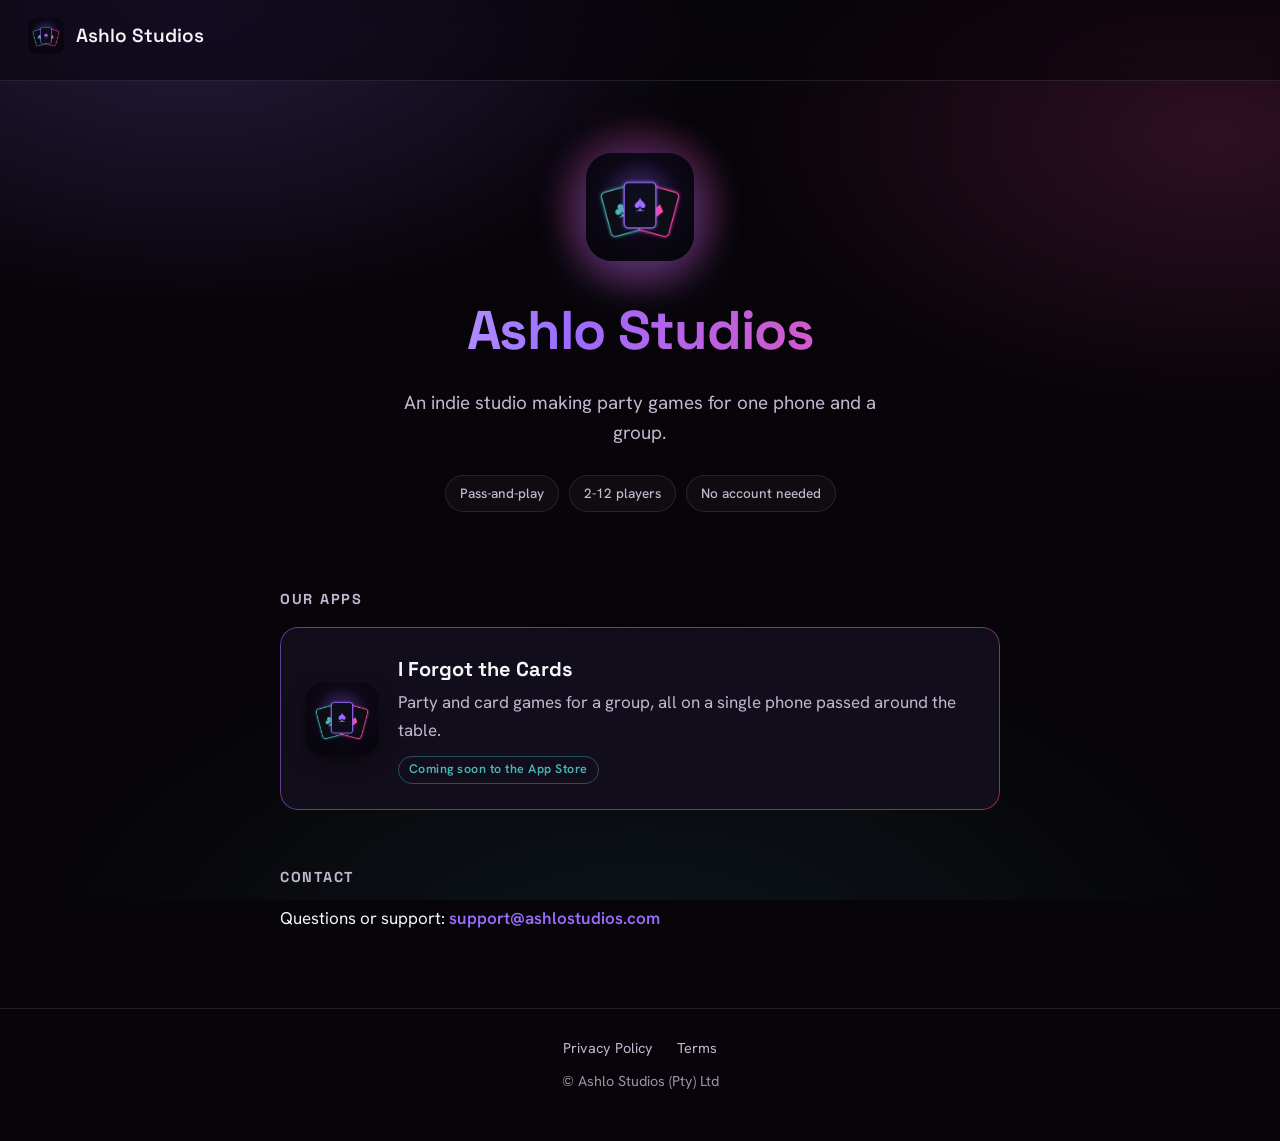
<file: index.html>
<!doctype html>
<html lang="en">
<head>
  <meta charset="utf-8">
  <meta name="viewport" content="width=device-width, initial-scale=1">
  <title>Ashlo Studios</title>
  <meta name="description" content="An indie studio making party games for one phone and a group.">
  <meta name="theme-color" content="#070509">
  <meta property="og:type" content="website">
  <meta property="og:title" content="Ashlo Studios">
  <meta property="og:description" content="An indie studio making party games for one phone and a group.">
  <meta property="og:url" content="https://ashlostudios.com/">
  <meta property="og:image" content="https://ashlostudios.com/icon.png">
  <meta name="twitter:card" content="summary">
  <link rel="icon" href="/icon.png">
  <link rel="preconnect" href="https://fonts.googleapis.com">
  <link rel="preconnect" href="https://fonts.gstatic.com" crossorigin>
  <link href="https://fonts.googleapis.com/css2?family=Space+Grotesk:wght@500;600;700&family=Hanken+Grotesk:wght@400;500;600&display=swap" rel="stylesheet">
  <link rel="stylesheet" href="/styles.css?v=2">
</head>
<body>
  <header class="site-header">
    <div class="wrap">
      <a class="brand" href="/">
        <img src="/icon.png" alt="Ashlo Studios logo">
        Ashlo Studios
      </a>
    </div>
  </header>

  <main class="wrap">
    <div class="hero">
      <span class="logo-wrap"><img class="logo" src="/icon.png" alt="Ashlo Studios"></span>
      <h1>Ashlo Studios</h1>
      <p class="blurb">An indie studio making party games for one phone and a group.</p>
      <div class="chips">
        <span class="chip">Pass-and-play</span>
        <span class="chip">2-12 players</span>
        <span class="chip">No account needed</span>
      </div>
    </div>

    <section>
      <h2>Our apps</h2>
      <div class="app-card">
        <img src="/icon.png" alt="I Forgot the Cards icon">
        <div>
          <h3>I Forgot the Cards</h3>
          <p>Party and card games for a group, all on a single phone passed around the table.</p>
          <span class="badge">Coming soon to the App Store</span>
        </div>
      </div>
    </section>

    <section class="contact">
      <h2>Contact</h2>
      <p>Questions or support: <a href="mailto:support@ashlostudios.com">support@ashlostudios.com</a></p>
    </section>
  </main>

  <footer class="site-footer">
    <div class="wrap">
      <nav>
        <a href="/privacy">Privacy Policy</a>
        <a href="/terms">Terms</a>
      </nav>
      <div class="copy">&copy; Ashlo Studios (Pty) Ltd</div>
    </div>
  </footer>
</body>
</html>
</file>
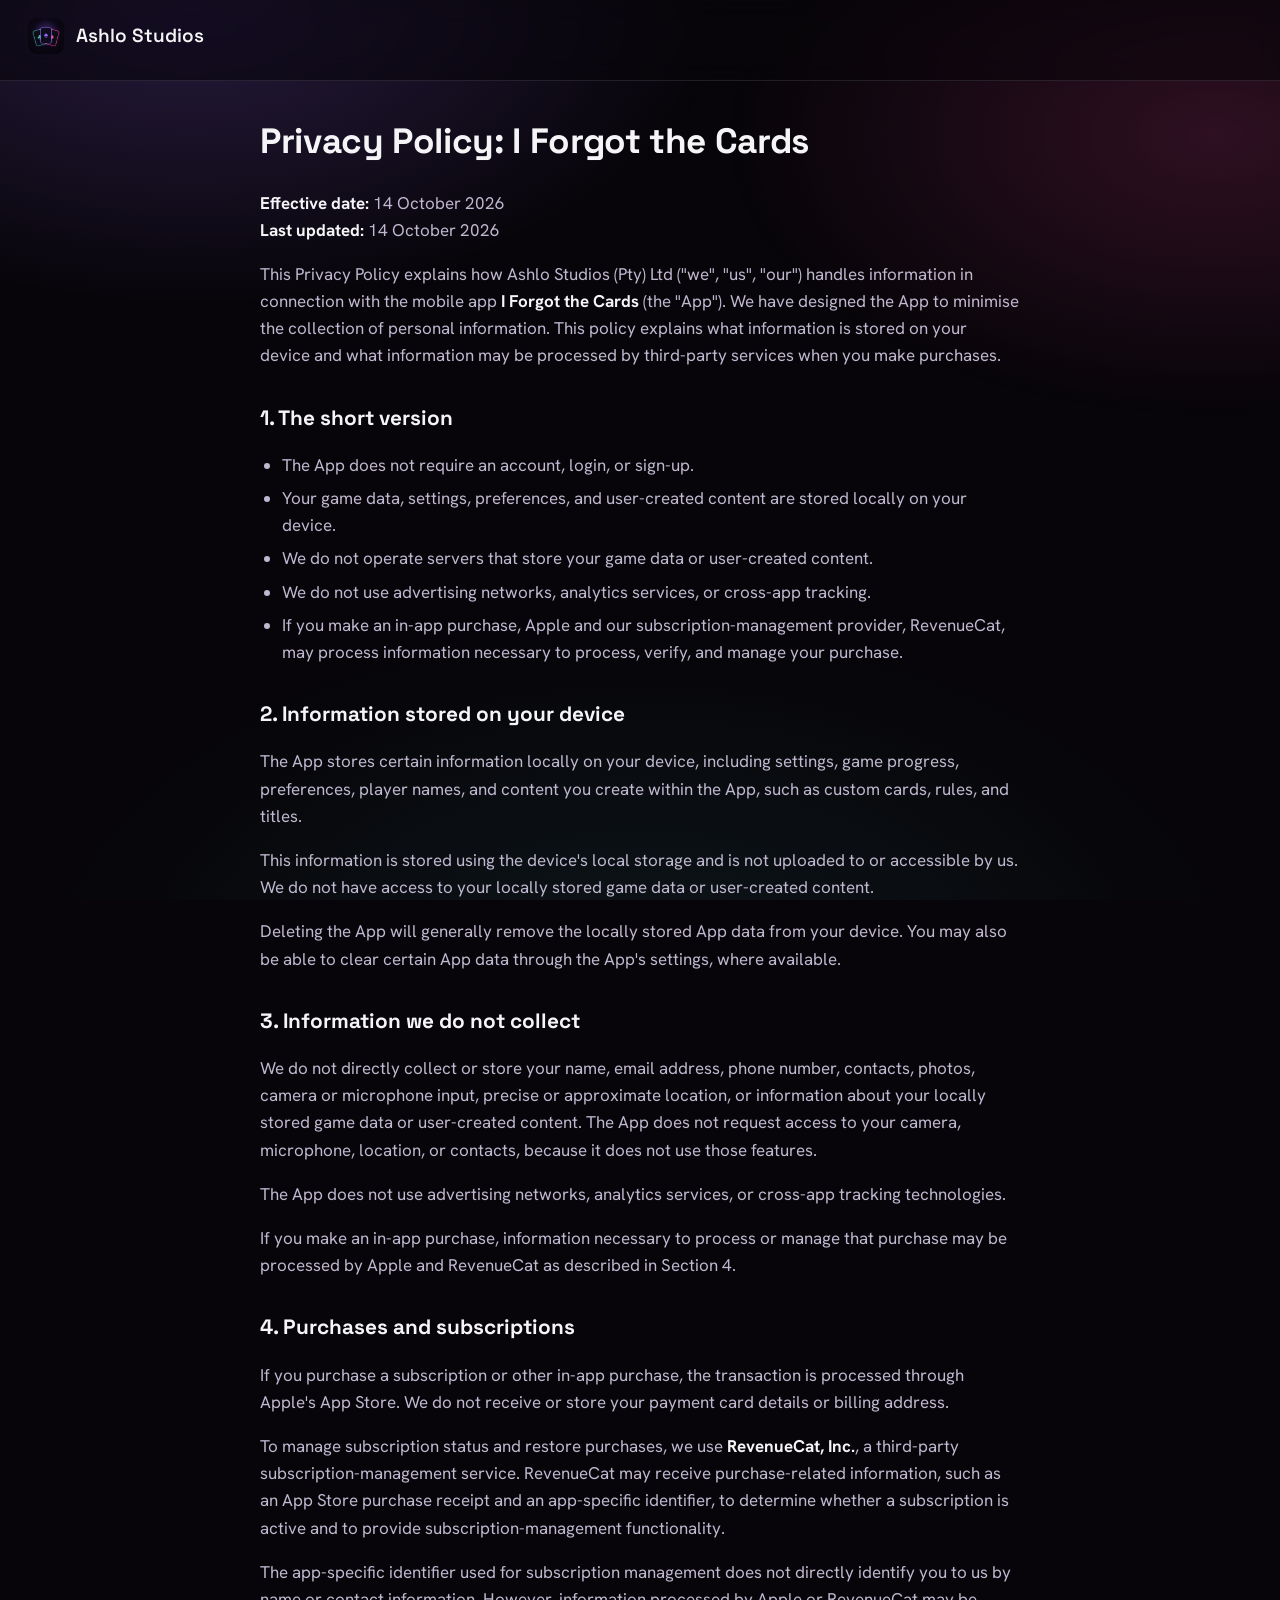
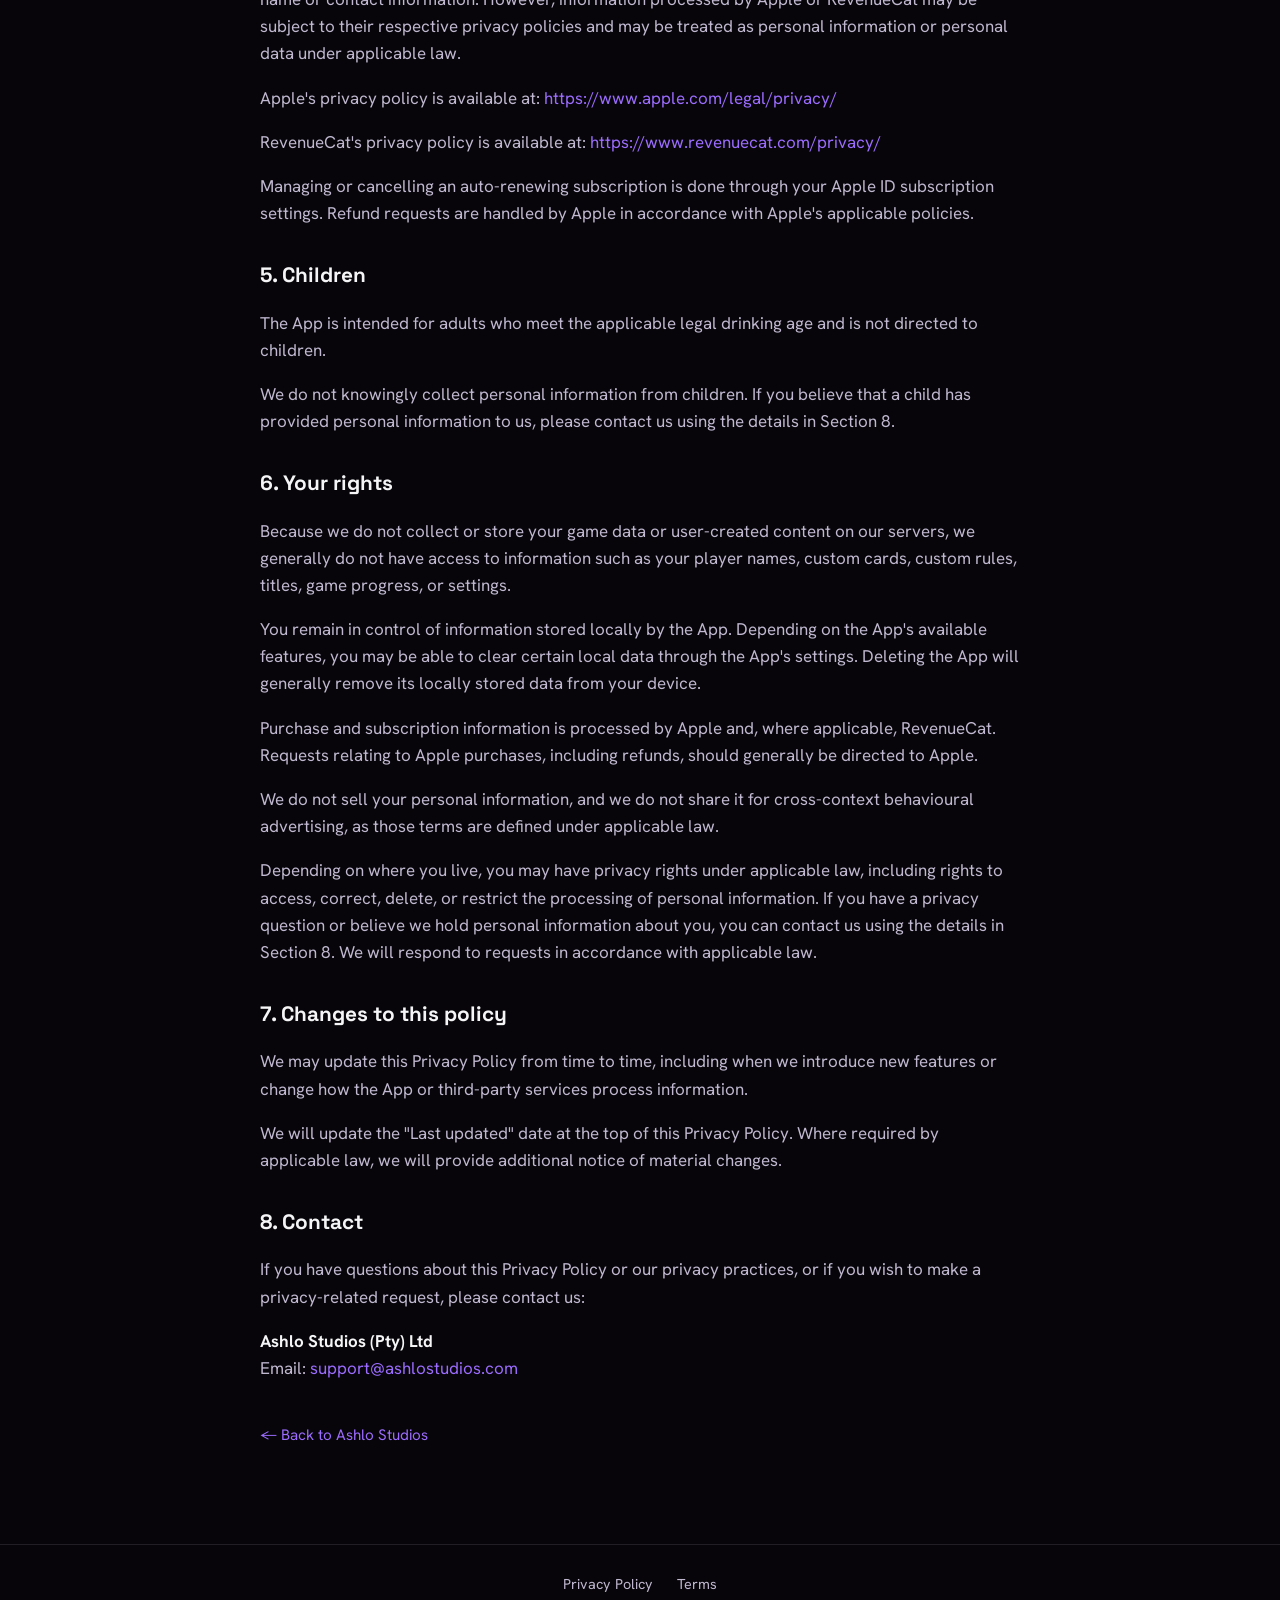
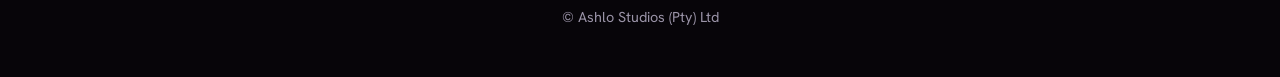
<file: privacy/index.html>
<!doctype html>
<html lang="en">
<head>
  <meta charset="utf-8">
  <meta name="viewport" content="width=device-width, initial-scale=1">
  <title>Privacy Policy | Ashlo Studios</title>
  <meta name="theme-color" content="#070509">
  <link rel="icon" href="/icon.png">
  <link rel="preconnect" href="https://fonts.googleapis.com">
  <link rel="preconnect" href="https://fonts.gstatic.com" crossorigin>
  <link href="https://fonts.googleapis.com/css2?family=Space+Grotesk:wght@500;600;700&family=Hanken+Grotesk:wght@400;500;600&display=swap" rel="stylesheet">
  <link rel="stylesheet" href="/styles.css?v=2">
</head>
<body>
  <header class="site-header">
    <div class="wrap">
      <a class="brand" href="/">
        <img src="/icon.png" alt="Ashlo Studios logo">
        Ashlo Studios
      </a>
    </div>
  </header>
  <main class="wrap legal">
    <h1>Privacy Policy: I Forgot the Cards</h1>
<p><strong>Effective date:</strong> 14 October 2026<br><strong>Last updated:</strong> 14 October 2026</p>
<p>This Privacy Policy explains how Ashlo Studios (Pty) Ltd (&quot;we&quot;, &quot;us&quot;, &quot;our&quot;) handles information in connection with the mobile app <strong>I Forgot the Cards</strong> (the &quot;App&quot;). We have designed the App to minimise the collection of personal information. This policy explains what information is stored on your device and what information may be processed by third-party services when you make purchases.</p>
<h2>1. The short version</h2>
<ul><li>The App does not require an account, login, or sign-up.</li><li>Your game data, settings, preferences, and user-created content are stored locally on your device.</li><li>We do not operate servers that store your game data or user-created content.</li><li>We do not use advertising networks, analytics services, or cross-app tracking.</li><li>If you make an in-app purchase, Apple and our subscription-management provider, RevenueCat, may process information necessary to process, verify, and manage your purchase.</li></ul>
<h2>2. Information stored on your device</h2>
<p>The App stores certain information locally on your device, including settings, game progress, preferences, player names, and content you create within the App, such as custom cards, rules, and titles.</p>
<p>This information is stored using the device&#x27;s local storage and is not uploaded to or accessible by us. We do not have access to your locally stored game data or user-created content.</p>
<p>Deleting the App will generally remove the locally stored App data from your device. You may also be able to clear certain App data through the App&#x27;s settings, where available.</p>
<h2>3. Information we do not collect</h2>
<p>We do not directly collect or store your name, email address, phone number, contacts, photos, camera or microphone input, precise or approximate location, or information about your locally stored game data or user-created content. The App does not request access to your camera, microphone, location, or contacts, because it does not use those features.</p>
<p>The App does not use advertising networks, analytics services, or cross-app tracking technologies.</p>
<p>If you make an in-app purchase, information necessary to process or manage that purchase may be processed by Apple and RevenueCat as described in Section 4.</p>
<h2>4. Purchases and subscriptions</h2>
<p>If you purchase a subscription or other in-app purchase, the transaction is processed through Apple&#x27;s App Store. We do not receive or store your payment card details or billing address.</p>
<p>To manage subscription status and restore purchases, we use <strong>RevenueCat, Inc.</strong>, a third-party subscription-management service. RevenueCat may receive purchase-related information, such as an App Store purchase receipt and an app-specific identifier, to determine whether a subscription is active and to provide subscription-management functionality.</p>
<p>The app-specific identifier used for subscription management does not directly identify you to us by name or contact information. However, information processed by Apple or RevenueCat may be subject to their respective privacy policies and may be treated as personal information or personal data under applicable law.</p>
<p>Apple&#x27;s privacy policy is available at: <a href="https://www.apple.com/legal/privacy/">https://www.apple.com/legal/privacy/</a></p>
<p>RevenueCat&#x27;s privacy policy is available at: <a href="https://www.revenuecat.com/privacy/">https://www.revenuecat.com/privacy/</a></p>
<p>Managing or cancelling an auto-renewing subscription is done through your Apple ID subscription settings. Refund requests are handled by Apple in accordance with Apple&#x27;s applicable policies.</p>
<h2>5. Children</h2>
<p>The App is intended for adults who meet the applicable legal drinking age and is not directed to children.</p>
<p>We do not knowingly collect personal information from children. If you believe that a child has provided personal information to us, please contact us using the details in Section 8.</p>
<h2>6. Your rights</h2>
<p>Because we do not collect or store your game data or user-created content on our servers, we generally do not have access to information such as your player names, custom cards, custom rules, titles, game progress, or settings.</p>
<p>You remain in control of information stored locally by the App. Depending on the App&#x27;s available features, you may be able to clear certain local data through the App&#x27;s settings. Deleting the App will generally remove its locally stored data from your device.</p>
<p>Purchase and subscription information is processed by Apple and, where applicable, RevenueCat. Requests relating to Apple purchases, including refunds, should generally be directed to Apple.</p>
<p>We do not sell your personal information, and we do not share it for cross-context behavioural advertising, as those terms are defined under applicable law.</p>
<p>Depending on where you live, you may have privacy rights under applicable law, including rights to access, correct, delete, or restrict the processing of personal information. If you have a privacy question or believe we hold personal information about you, you can contact us using the details in Section 8. We will respond to requests in accordance with applicable law.</p>
<h2>7. Changes to this policy</h2>
<p>We may update this Privacy Policy from time to time, including when we introduce new features or change how the App or third-party services process information.</p>
<p>We will update the &quot;Last updated&quot; date at the top of this Privacy Policy. Where required by applicable law, we will provide additional notice of material changes.</p>
<h2>8. Contact</h2>
<p>If you have questions about this Privacy Policy or our privacy practices, or if you wish to make a privacy-related request, please contact us:</p>
<p><strong>Ashlo Studios (Pty) Ltd</strong><br>Email: <a href="mailto:support@ashlostudios.com">support@ashlostudios.com</a></p>
    <a class="back-link" href="/">&larr; Back to Ashlo Studios</a>
  </main>
  <footer class="site-footer">
    <div class="wrap">
      <nav>
        <a href="/privacy">Privacy Policy</a>
        <a href="/terms">Terms</a>
      </nav>
      <div class="copy">&copy; Ashlo Studios (Pty) Ltd</div>
    </div>
  </footer>
</body>
</html>
</file>
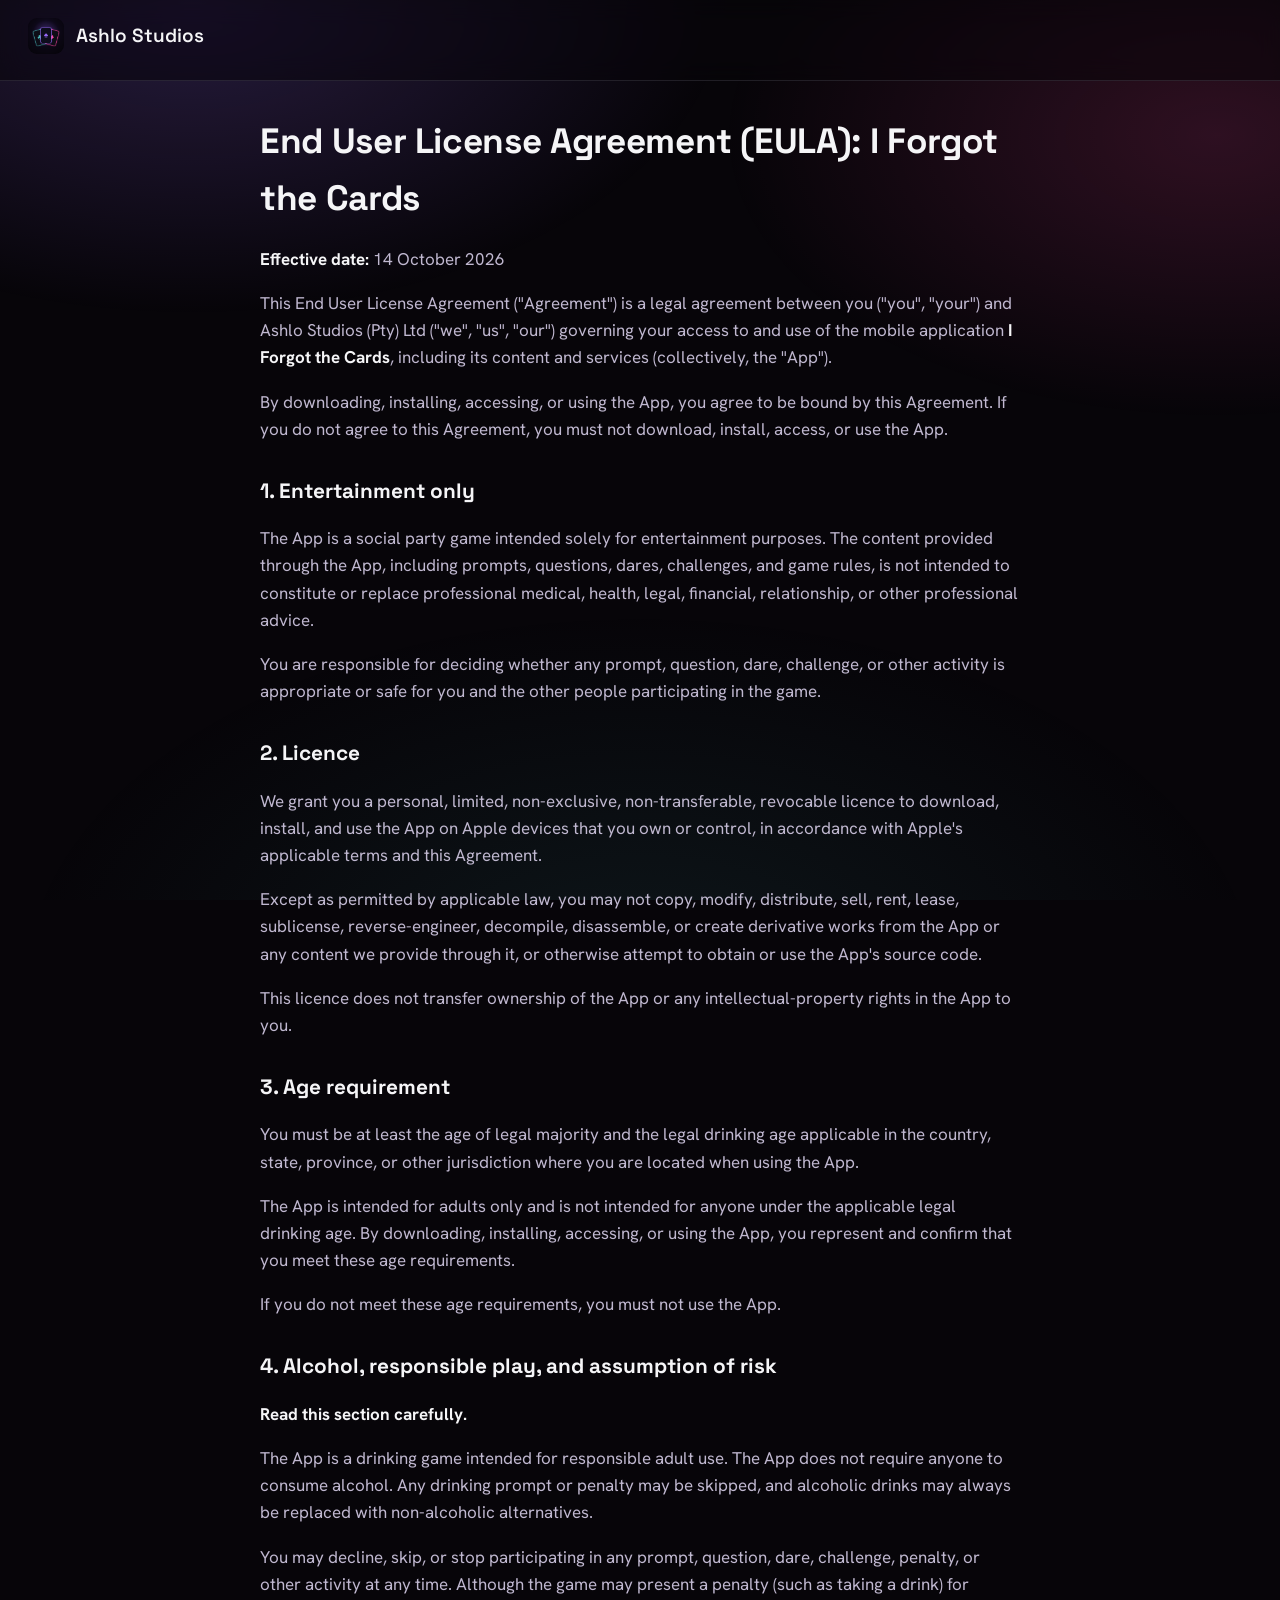
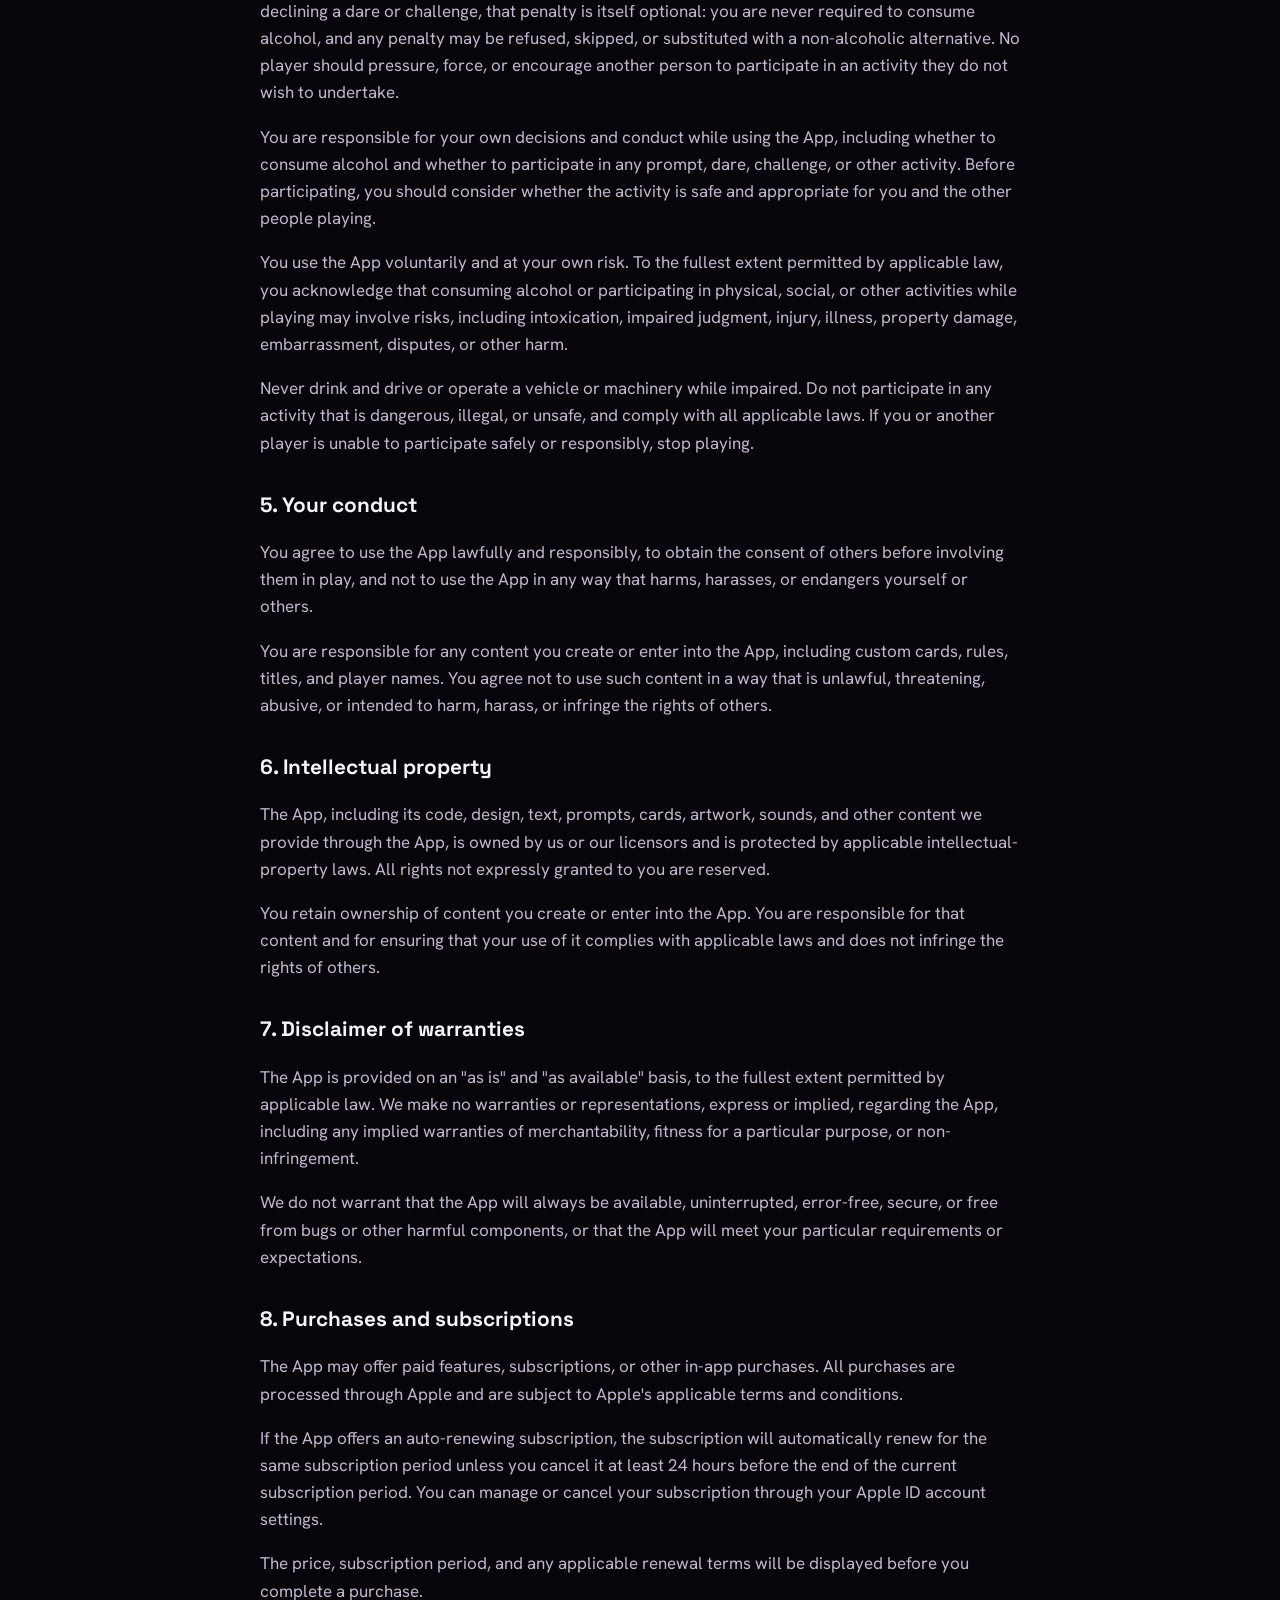
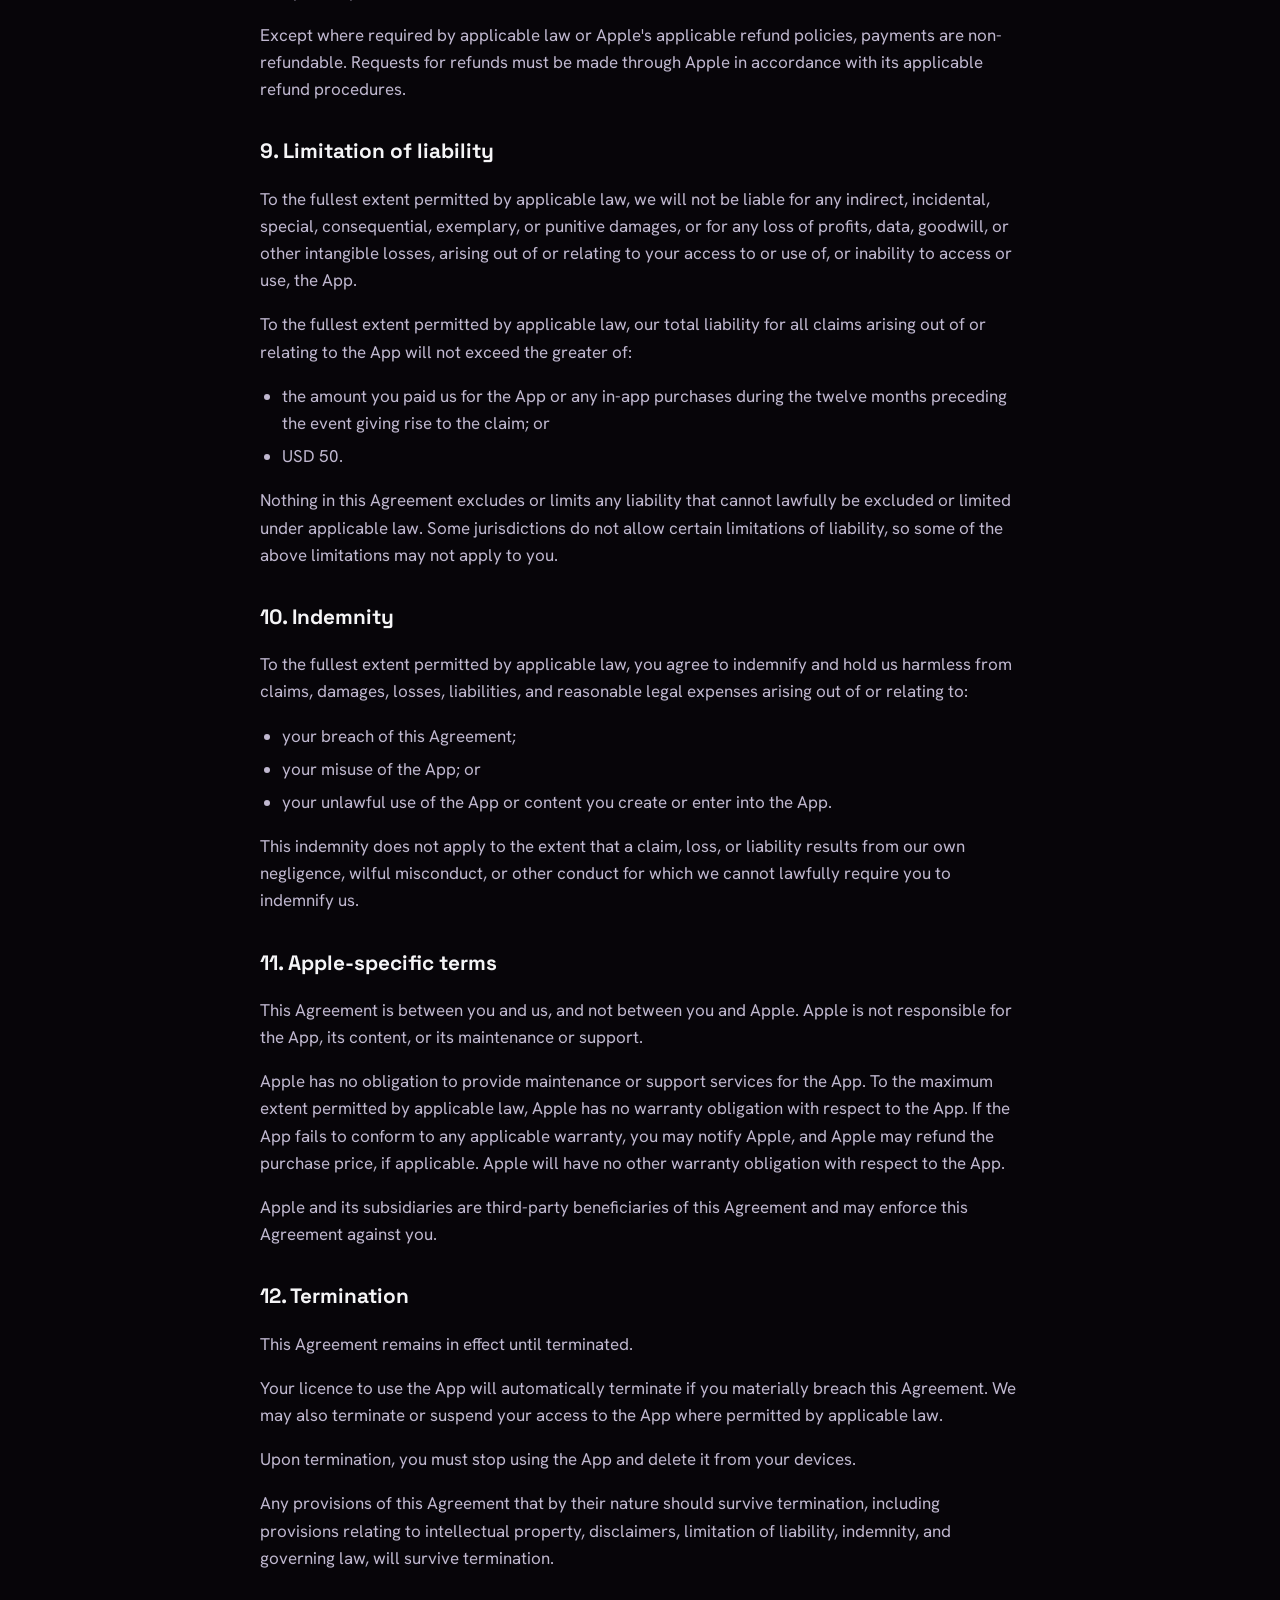
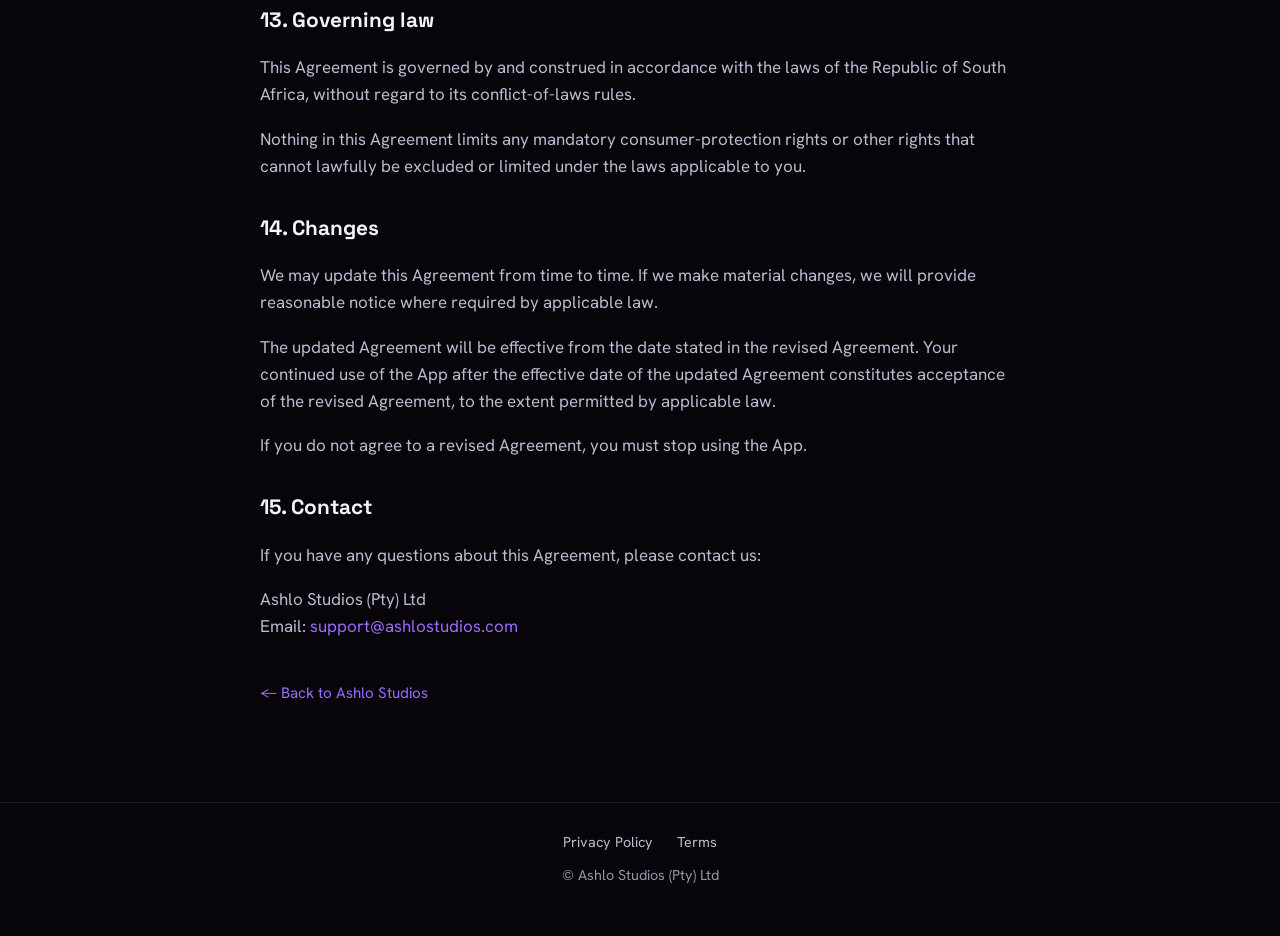
<file: terms/index.html>
<!doctype html>
<html lang="en">
<head>
  <meta charset="utf-8">
  <meta name="viewport" content="width=device-width, initial-scale=1">
  <title>Terms | Ashlo Studios</title>
  <meta name="theme-color" content="#070509">
  <link rel="icon" href="/icon.png">
  <link rel="preconnect" href="https://fonts.googleapis.com">
  <link rel="preconnect" href="https://fonts.gstatic.com" crossorigin>
  <link href="https://fonts.googleapis.com/css2?family=Space+Grotesk:wght@500;600;700&family=Hanken+Grotesk:wght@400;500;600&display=swap" rel="stylesheet">
  <link rel="stylesheet" href="/styles.css?v=2">
</head>
<body>
  <header class="site-header">
    <div class="wrap">
      <a class="brand" href="/">
        <img src="/icon.png" alt="Ashlo Studios logo">
        Ashlo Studios
      </a>
    </div>
  </header>
  <main class="wrap legal">
    <h1>End User License Agreement (EULA): I Forgot the Cards</h1>
<p><strong>Effective date:</strong> 14 October 2026</p>
<p>This End User License Agreement (&quot;Agreement&quot;) is a legal agreement between you (&quot;you&quot;, &quot;your&quot;) and Ashlo Studios (Pty) Ltd (&quot;we&quot;, &quot;us&quot;, &quot;our&quot;) governing your access to and use of the mobile application <strong>I Forgot the Cards</strong>, including its content and services (collectively, the &quot;App&quot;).</p>
<p>By downloading, installing, accessing, or using the App, you agree to be bound by this Agreement. If you do not agree to this Agreement, you must not download, install, access, or use the App.</p>
<h2>1. Entertainment only</h2>
<p>The App is a social party game intended solely for entertainment purposes. The content provided through the App, including prompts, questions, dares, challenges, and game rules, is not intended to constitute or replace professional medical, health, legal, financial, relationship, or other professional advice.</p>
<p>You are responsible for deciding whether any prompt, question, dare, challenge, or other activity is appropriate or safe for you and the other people participating in the game.</p>
<h2>2. Licence</h2>
<p>We grant you a personal, limited, non-exclusive, non-transferable, revocable licence to download, install, and use the App on Apple devices that you own or control, in accordance with Apple&#x27;s applicable terms and this Agreement.</p>
<p>Except as permitted by applicable law, you may not copy, modify, distribute, sell, rent, lease, sublicense, reverse-engineer, decompile, disassemble, or create derivative works from the App or any content we provide through it, or otherwise attempt to obtain or use the App&#x27;s source code.</p>
<p>This licence does not transfer ownership of the App or any intellectual-property rights in the App to you.</p>
<h2>3. Age requirement</h2>
<p>You must be at least the age of legal majority and the legal drinking age applicable in the country, state, province, or other jurisdiction where you are located when using the App.</p>
<p>The App is intended for adults only and is not intended for anyone under the applicable legal drinking age. By downloading, installing, accessing, or using the App, you represent and confirm that you meet these age requirements.</p>
<p>If you do not meet these age requirements, you must not use the App.</p>
<h2>4. Alcohol, responsible play, and assumption of risk</h2>
<p><strong>Read this section carefully.</strong></p>
<p>The App is a drinking game intended for responsible adult use. The App does not require anyone to consume alcohol. Any drinking prompt or penalty may be skipped, and alcoholic drinks may always be replaced with non-alcoholic alternatives.</p>
<p>You may decline, skip, or stop participating in any prompt, question, dare, challenge, penalty, or other activity at any time. Although the game may present a penalty (such as taking a drink) for declining a dare or challenge, that penalty is itself optional: you are never required to consume alcohol, and any penalty may be refused, skipped, or substituted with a non-alcoholic alternative. No player should pressure, force, or encourage another person to participate in an activity they do not wish to undertake.</p>
<p>You are responsible for your own decisions and conduct while using the App, including whether to consume alcohol and whether to participate in any prompt, dare, challenge, or other activity. Before participating, you should consider whether the activity is safe and appropriate for you and the other people playing.</p>
<p>You use the App voluntarily and at your own risk. To the fullest extent permitted by applicable law, you acknowledge that consuming alcohol or participating in physical, social, or other activities while playing may involve risks, including intoxication, impaired judgment, injury, illness, property damage, embarrassment, disputes, or other harm.</p>
<p>Never drink and drive or operate a vehicle or machinery while impaired. Do not participate in any activity that is dangerous, illegal, or unsafe, and comply with all applicable laws. If you or another player is unable to participate safely or responsibly, stop playing.</p>
<h2>5. Your conduct</h2>
<p>You agree to use the App lawfully and responsibly, to obtain the consent of others before involving them in play, and not to use the App in any way that harms, harasses, or endangers yourself or others.</p>
<p>You are responsible for any content you create or enter into the App, including custom cards, rules, titles, and player names. You agree not to use such content in a way that is unlawful, threatening, abusive, or intended to harm, harass, or infringe the rights of others.</p>
<h2>6. Intellectual property</h2>
<p>The App, including its code, design, text, prompts, cards, artwork, sounds, and other content we provide through the App, is owned by us or our licensors and is protected by applicable intellectual-property laws. All rights not expressly granted to you are reserved.</p>
<p>You retain ownership of content you create or enter into the App. You are responsible for that content and for ensuring that your use of it complies with applicable laws and does not infringe the rights of others.</p>
<h2>7. Disclaimer of warranties</h2>
<p>The App is provided on an &quot;as is&quot; and &quot;as available&quot; basis, to the fullest extent permitted by applicable law. We make no warranties or representations, express or implied, regarding the App, including any implied warranties of merchantability, fitness for a particular purpose, or non-infringement.</p>
<p>We do not warrant that the App will always be available, uninterrupted, error-free, secure, or free from bugs or other harmful components, or that the App will meet your particular requirements or expectations.</p>
<h2>8. Purchases and subscriptions</h2>
<p>The App may offer paid features, subscriptions, or other in-app purchases. All purchases are processed through Apple and are subject to Apple&#x27;s applicable terms and conditions.</p>
<p>If the App offers an auto-renewing subscription, the subscription will automatically renew for the same subscription period unless you cancel it at least 24 hours before the end of the current subscription period. You can manage or cancel your subscription through your Apple ID account settings.</p>
<p>The price, subscription period, and any applicable renewal terms will be displayed before you complete a purchase.</p>
<p>Except where required by applicable law or Apple&#x27;s applicable refund policies, payments are non-refundable. Requests for refunds must be made through Apple in accordance with its applicable refund procedures.</p>
<h2>9. Limitation of liability</h2>
<p>To the fullest extent permitted by applicable law, we will not be liable for any indirect, incidental, special, consequential, exemplary, or punitive damages, or for any loss of profits, data, goodwill, or other intangible losses, arising out of or relating to your access to or use of, or inability to access or use, the App.</p>
<p>To the fullest extent permitted by applicable law, our total liability for all claims arising out of or relating to the App will not exceed the greater of:</p>
<ul><li>the amount you paid us for the App or any in-app purchases during the twelve months preceding the event giving rise to the claim; or</li><li>USD 50.</li></ul>
<p>Nothing in this Agreement excludes or limits any liability that cannot lawfully be excluded or limited under applicable law. Some jurisdictions do not allow certain limitations of liability, so some of the above limitations may not apply to you.</p>
<h2>10. Indemnity</h2>
<p>To the fullest extent permitted by applicable law, you agree to indemnify and hold us harmless from claims, damages, losses, liabilities, and reasonable legal expenses arising out of or relating to:</p>
<ul><li>your breach of this Agreement;</li><li>your misuse of the App; or</li><li>your unlawful use of the App or content you create or enter into the App.</li></ul>
<p>This indemnity does not apply to the extent that a claim, loss, or liability results from our own negligence, wilful misconduct, or other conduct for which we cannot lawfully require you to indemnify us.</p>
<h2>11. Apple-specific terms</h2>
<p>This Agreement is between you and us, and not between you and Apple. Apple is not responsible for the App, its content, or its maintenance or support.</p>
<p>Apple has no obligation to provide maintenance or support services for the App. To the maximum extent permitted by applicable law, Apple has no warranty obligation with respect to the App. If the App fails to conform to any applicable warranty, you may notify Apple, and Apple may refund the purchase price, if applicable. Apple will have no other warranty obligation with respect to the App.</p>
<p>Apple and its subsidiaries are third-party beneficiaries of this Agreement and may enforce this Agreement against you.</p>
<h2>12. Termination</h2>
<p>This Agreement remains in effect until terminated.</p>
<p>Your licence to use the App will automatically terminate if you materially breach this Agreement. We may also terminate or suspend your access to the App where permitted by applicable law.</p>
<p>Upon termination, you must stop using the App and delete it from your devices.</p>
<p>Any provisions of this Agreement that by their nature should survive termination, including provisions relating to intellectual property, disclaimers, limitation of liability, indemnity, and governing law, will survive termination.</p>
<h2>13. Governing law</h2>
<p>This Agreement is governed by and construed in accordance with the laws of the Republic of South Africa, without regard to its conflict-of-laws rules.</p>
<p>Nothing in this Agreement limits any mandatory consumer-protection rights or other rights that cannot lawfully be excluded or limited under the laws applicable to you.</p>
<h2>14. Changes</h2>
<p>We may update this Agreement from time to time. If we make material changes, we will provide reasonable notice where required by applicable law.</p>
<p>The updated Agreement will be effective from the date stated in the revised Agreement. Your continued use of the App after the effective date of the updated Agreement constitutes acceptance of the revised Agreement, to the extent permitted by applicable law.</p>
<p>If you do not agree to a revised Agreement, you must stop using the App.</p>
<h2>15. Contact</h2>
<p>If you have any questions about this Agreement, please contact us:</p>
<p>Ashlo Studios (Pty) Ltd<br>Email: <a href="mailto:support@ashlostudios.com">support@ashlostudios.com</a></p>
    <a class="back-link" href="/">&larr; Back to Ashlo Studios</a>
  </main>
  <footer class="site-footer">
    <div class="wrap">
      <nav>
        <a href="/privacy">Privacy Policy</a>
        <a href="/terms">Terms</a>
      </nav>
      <div class="copy">&copy; Ashlo Studios (Pty) Ltd</div>
    </div>
  </footer>
</body>
</html>
</file>
<file: styles.css>
:root {
  --bg: #070509;
  --bg-elev: #120d1a;
  --text: #f5f5f7;
  --text-dim: #c0b8d0;
  --accent-a: #9b6cff;
  --accent-b: #ff49a3;
  --teal: #4ab5b5;
  --border: rgba(192, 184, 208, 0.14);
  --maxw: 760px;
}

* { box-sizing: border-box; }

html { -webkit-text-size-adjust: 100%; scroll-behavior: smooth; }

body {
  margin: 0;
  background: var(--bg);
  color: var(--text);
  font-family: "Hanken Grotesk", -apple-system, BlinkMacSystemFont, "Segoe UI", Roboto, Helvetica, Arial, sans-serif;
  line-height: 1.6;
  font-size: 17px;
  -webkit-font-smoothing: antialiased;
  position: relative;
  overflow-x: hidden;
}

/* Ambient background glows */
body::before {
  content: "";
  position: fixed;
  inset: 0;
  z-index: -1;
  pointer-events: none;
  background:
    radial-gradient(60% 50% at 15% 0%, rgba(155, 108, 255, 0.22), transparent 70%),
    radial-gradient(55% 45% at 95% 15%, rgba(255, 73, 163, 0.16), transparent 70%),
    radial-gradient(70% 60% at 50% 110%, rgba(74, 181, 181, 0.10), transparent 70%);
}

a { color: var(--accent-a); text-decoration: none; }
a:hover { text-decoration: underline; }

.wrap {
  max-width: var(--maxw);
  margin: 0 auto;
  padding: 0 20px;
}

/* ---- Header / brand ---- */
.site-header {
  position: sticky;
  top: 0;
  z-index: 10;
  padding: 18px 0;
  backdrop-filter: saturate(140%) blur(12px);
  -webkit-backdrop-filter: saturate(140%) blur(12px);
  background: rgba(7, 5, 9, 0.6);
  border-bottom: 1px solid var(--border);
}
/* Brand pinned to the far left of the header on all widths (content below stays centred). */
.site-header .wrap { max-width: none; padding-left: 28px; padding-right: 28px; }
.brand {
  display: inline-flex;
  align-items: center;
  gap: 12px;
  font-family: "Space Grotesk", -apple-system, BlinkMacSystemFont, "Segoe UI", sans-serif;
  font-weight: 600;
  font-size: 19px;
  color: var(--text);
}
.brand:hover { text-decoration: none; }
.brand img {
  width: 36px;
  height: 36px;
  border-radius: 9px;
}

/* ---- Hero ---- */
.hero {
  padding: 72px 0 48px;
  text-align: center;
}
.hero .logo-wrap {
  position: relative;
  display: inline-grid;
  place-items: center;
  margin-bottom: 26px;
}
.hero .logo-wrap::before {
  content: "";
  position: absolute;
  width: 180px;
  height: 180px;
  border-radius: 50%;
  background: radial-gradient(circle, rgba(155, 108, 255, 0.45), rgba(255, 73, 163, 0.18) 55%, transparent 72%);
  filter: blur(12px);
  z-index: 0;
}
.hero img.logo {
  position: relative;
  z-index: 1;
  width: 108px;
  height: 108px;
  border-radius: 26px;
  box-shadow: 0 14px 50px rgba(155, 108, 255, 0.35);
}
.hero h1 {
  font-family: "Space Grotesk", -apple-system, BlinkMacSystemFont, sans-serif;
  font-weight: 700;
  letter-spacing: -0.02em;
  font-size: clamp(2.2rem, 8vw, 3.4rem);
  margin: 0 0 14px;
  background: linear-gradient(95deg, #d9c7ff 0%, var(--accent-a) 40%, var(--accent-b) 100%);
  -webkit-background-clip: text;
  background-clip: text;
  color: transparent;
}
.hero p.blurb {
  color: var(--text-dim);
  font-size: 1.18rem;
  max-width: 500px;
  margin: 0 auto 26px;
}

/* Chips */
.chips {
  display: flex;
  flex-wrap: wrap;
  gap: 10px;
  justify-content: center;
}
.chip {
  font-size: 0.85rem;
  font-weight: 500;
  color: var(--text-dim);
  padding: 7px 14px;
  border: 1px solid var(--border);
  border-radius: 999px;
  background: rgba(255, 255, 255, 0.03);
}

/* ---- Sections ---- */
section { padding: 28px 0; }
section > h2 {
  font-family: "Space Grotesk", -apple-system, BlinkMacSystemFont, sans-serif;
  font-size: 0.9rem;
  letter-spacing: 0.12em;
  text-transform: uppercase;
  color: var(--text-dim);
  margin: 0 0 16px;
}

.app-card {
  position: relative;
  background: var(--bg-elev);
  border-radius: 18px;
  padding: 26px;
  display: flex;
  gap: 20px;
  align-items: center;
  transition: transform 0.2s ease, box-shadow 0.2s ease;
}
/* gradient border */
.app-card::before {
  content: "";
  position: absolute;
  inset: 0;
  border-radius: 18px;
  padding: 1px;
  background: linear-gradient(135deg, var(--accent-a), var(--accent-b));
  -webkit-mask: linear-gradient(#000 0 0) content-box, linear-gradient(#000 0 0);
  -webkit-mask-composite: xor;
  mask-composite: exclude;
  opacity: 0.55;
  pointer-events: none;
}
.app-card:hover {
  transform: translateY(-3px);
  box-shadow: 0 16px 40px rgba(155, 108, 255, 0.18);
}
.app-card img {
  width: 72px;
  height: 72px;
  border-radius: 16px;
  flex-shrink: 0;
  box-shadow: 0 6px 20px rgba(0, 0, 0, 0.4);
}
.app-card h3 {
  margin: 0 0 4px;
  font-family: "Space Grotesk", sans-serif;
  font-size: 1.25rem;
}
.app-card p { margin: 0 0 10px; color: var(--text-dim); }
.app-card p:last-child { margin-bottom: 0; }
.badge {
  display: inline-block;
  font-size: 0.78rem;
  font-weight: 600;
  letter-spacing: 0.04em;
  color: var(--teal);
  border: 1px solid rgba(74, 181, 181, 0.4);
  border-radius: 999px;
  padding: 3px 10px;
}

/* Contact */
.contact p { margin: 0; }
.contact a { font-weight: 600; }

/* ---- Footer ---- */
.site-footer {
  border-top: 1px solid var(--border);
  margin-top: 48px;
  padding: 28px 0 48px;
  color: var(--text-dim);
  font-size: 0.9rem;
  text-align: center;
}
.site-footer nav a { margin: 0 10px; color: var(--text-dim); }
.site-footer .copy { margin-top: 10px; opacity: 0.8; }

/* ---- Legal pages ---- */
.legal { padding: 24px 0 48px; }
.legal h1 {
  font-family: "Space Grotesk", -apple-system, BlinkMacSystemFont, sans-serif;
  font-size: clamp(1.6rem, 5vw, 2.2rem);
  letter-spacing: -0.01em;
  margin: 8px 0 20px;
}
.legal h2 {
  font-family: "Space Grotesk", -apple-system, BlinkMacSystemFont, sans-serif;
  font-size: 1.3rem;
  margin: 32px 0 10px;
  color: var(--text);
}
.legal p, .legal li { color: var(--text-dim); }
.legal strong { color: var(--text); }
.legal ul { padding-left: 22px; }
.legal li { margin: 6px 0; }
.back-link { display: inline-block; margin-top: 24px; font-size: 0.95rem; }

/* Entrance animation */
@media (prefers-reduced-motion: no-preference) {
  .hero > *, section { animation: rise 0.6s ease both; }
  .hero .logo-wrap { animation-delay: 0.02s; }
  .hero h1 { animation-delay: 0.08s; }
  .hero p.blurb { animation-delay: 0.14s; }
  .hero .chips { animation-delay: 0.2s; }
  @keyframes rise {
    from { opacity: 0; transform: translateY(12px); }
    to { opacity: 1; transform: translateY(0); }
  }
}
</file>
